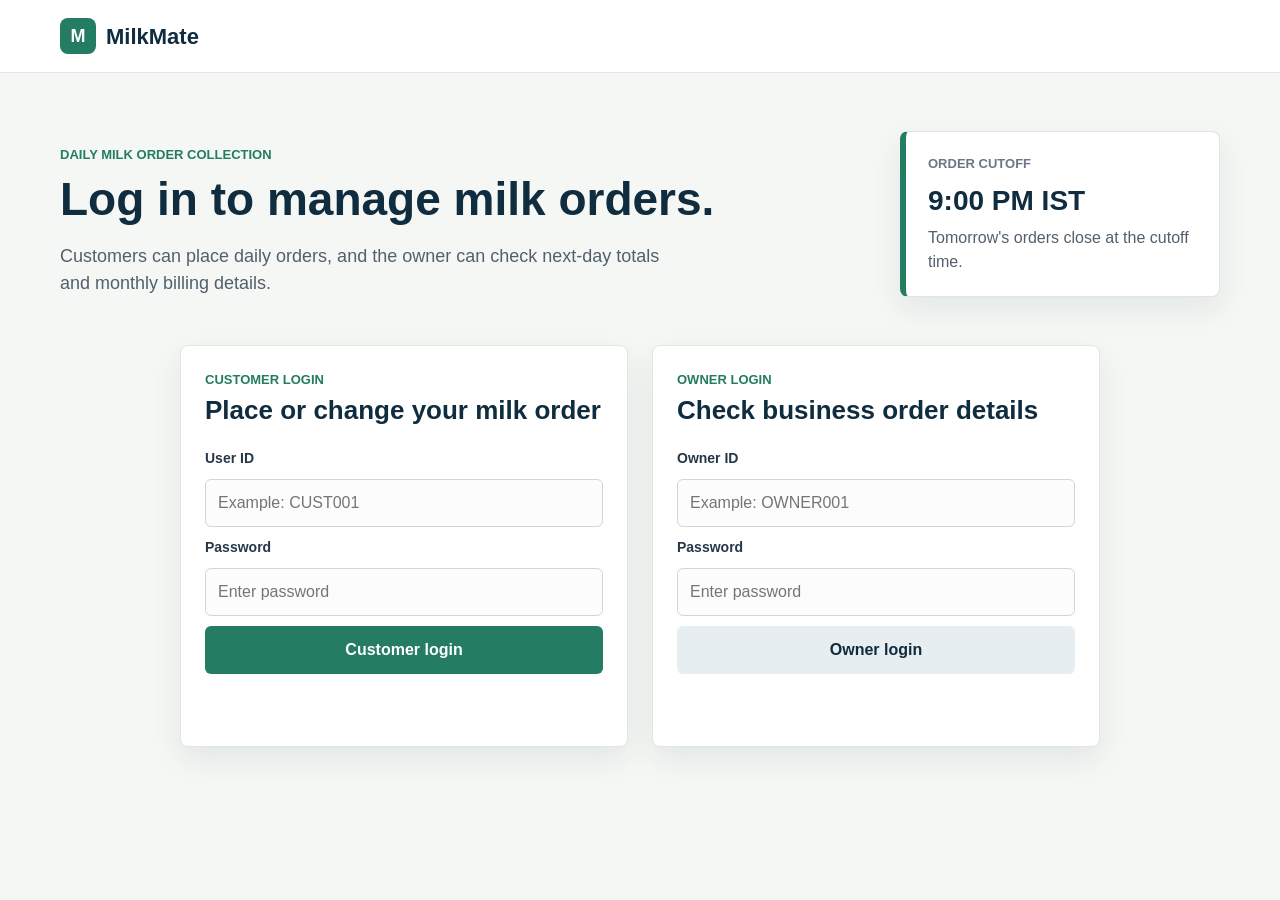
<file: index.html>
<!DOCTYPE html>
<html lang="en">
<head>
  <meta charset="UTF-8" />
  <meta name="viewport" content="width=device-width, initial-scale=1.0" />
  <title>MilkMate Login</title>
  <link rel="stylesheet" href="style.css" />
</head>
<body>
  <header class="app-header">
    <nav class="nav-shell" aria-label="Main navigation">
      <a class="brand" href="index.html">
        <span class="brand-mark" aria-hidden="true">M</span>
        <span>MilkMate</span>
      </a>
    </nav>
  </header>

  <main>
    <section class="hero-section login-hero">
      <div class="hero-content">
        <p class="eyebrow">Daily milk order collection</p>
        <h1>Log in to manage milk orders.</h1>
        <p class="hero-text">
          Customers can place daily orders, and the owner can check next-day totals and monthly billing details.
        </p>
      </div>

      <aside class="status-panel" aria-label="Order cutoff status">
        <p class="panel-label">Order cutoff</p>
        <strong>9:00 PM IST</strong>
        <span>Tomorrow's orders close at the cutoff time.</span>
      </aside>
    </section>

    <section class="login-gateway" aria-label="Login options">
      <article class="login-panel">
        <div class="section-heading">
          <p class="eyebrow">Customer login</p>
          <h2>Place or change your milk order</h2>
        </div>

        <form class="form-stack" id="customer-login-form" autocomplete="off">
          <label for="customer-id">User ID</label>
          <input id="customer-id" name="customerUserId" type="text" placeholder="Example: CUST001" autocomplete="off" required />

          <label for="customer-password">Password</label>
          <input id="customer-password" name="customerPassword" type="password" placeholder="Enter password" autocomplete="new-password" required />

          <button class="primary-button" type="submit">Customer login</button>
          <p class="form-message" id="customer-login-message" role="status"></p>
        </form>
      </article>

      <article class="login-panel">
        <div class="section-heading">
          <p class="eyebrow">Owner login</p>
          <h2>Check business order details</h2>
        </div>

        <form class="form-stack" id="owner-login-form" autocomplete="off">
          <label for="owner-id">Owner ID</label>
          <input id="owner-id" name="ownerUserId" type="text" placeholder="Example: OWNER001" autocomplete="off" required />

          <label for="owner-password">Password</label>
          <input id="owner-password" name="ownerPassword" type="password" placeholder="Enter password" autocomplete="new-password" required />

          <button class="secondary-button" type="submit">Owner login</button>
          <p class="form-message" id="owner-login-message" role="status"></p>
        </form>
      </article>
    </section>
  </main>
  <script src="app-config.js"></script>
  <script src="script.js"></script>
</body>
</html>
</file>
<file: style.css>
* {
  margin: 0;
  padding: 0;
  box-sizing: border-box;
}

html {
  scroll-behavior: smooth;
}

body {
  font-family: Arial, Helvetica, sans-serif;
  color: #18212b;
  background: #f5f7f4;
  line-height: 1.5;
}

a {
  color: inherit;
  text-decoration: none;
}

button,
input,
select {
  font: inherit;
}

button {
  border: 0;
  border-radius: 6px;
  cursor: pointer;
  font-weight: 700;
}

table {
  width: 100%;
  border-collapse: collapse;
}

th,
td {
  padding: 12px;
  border-bottom: 1px solid #dfe7de;
  text-align: left;
}

th {
  color: #102c3f;
  background: #eef7f1;
  font-size: 14px;
}

.app-header {
  position: sticky;
  top: 0;
  z-index: 10;
  background: #ffffff;
  border-bottom: 1px solid #dfe7de;
}

.nav-shell {
  width: min(1160px, 92%);
  min-height: 72px;
  margin: 0 auto;
  display: flex;
  align-items: center;
  justify-content: space-between;
  gap: 24px;
}

.brand {
  display: inline-flex;
  align-items: center;
  gap: 10px;
  color: #102c3f;
  font-size: 22px;
  font-weight: 800;
  white-space: nowrap;
}

.brand-mark {
  width: 36px;
  height: 36px;
  display: grid;
  place-items: center;
  color: #ffffff;
  background: #247c63;
  border-radius: 8px;
  font-size: 18px;
}

.nav-links {
  display: flex;
  align-items: center;
  gap: 24px;
  color: #52606d;
  font-size: 15px;
  font-weight: 700;
}

.nav-links a:hover {
  color: #247c63;
}

.hero-section {
  width: min(1160px, 92%);
  margin: 0 auto;
  padding: 58px 0 34px;
  display: grid;
  grid-template-columns: minmax(0, 1fr) 320px;
  gap: 28px;
  align-items: end;
}

.login-hero {
  padding-bottom: 24px;
}

.hero-content {
  max-width: 720px;
}

.eyebrow {
  color: #247c63;
  font-size: 13px;
  font-weight: 800;
  letter-spacing: 0;
  text-transform: uppercase;
}

.hero-section h1 {
  margin-top: 10px;
  color: #102c3f;
  font-size: 46px;
  line-height: 1.08;
}

.hero-text {
  max-width: 620px;
  margin-top: 18px;
  color: #52606d;
  font-size: 18px;
}

.status-panel,
.login-panel,
.order-panel,
.info-panel,
.rules-section {
  background: #ffffff;
  border: 1px solid #dfe7de;
  border-radius: 8px;
  box-shadow: 0 12px 30px rgba(18, 44, 63, 0.08);
}

.status-panel {
  padding: 22px;
  border-left: 6px solid #247c63;
}

.panel-label,
.summary-label {
  color: #6b7785;
  font-size: 13px;
  font-weight: 800;
  text-transform: uppercase;
}

.status-panel strong {
  display: block;
  margin-top: 6px;
  color: #102c3f;
  font-size: 28px;
}

.status-panel span,
.order-summary span,
.rules-list span {
  display: block;
  margin-top: 4px;
  color: #52606d;
}

.workspace {
  width: min(1160px, 92%);
  margin: 0 auto;
  padding: 24px 0 36px;
  display: grid;
  grid-template-columns: 360px minmax(0, 1fr);
  gap: 24px;
  align-items: start;
}

.single-column {
  grid-template-columns: 1fr;
}

.login-gateway {
  width: min(920px, 92%);
  margin: 0 auto;
  padding: 24px 0 64px;
  display: grid;
  grid-template-columns: repeat(2, minmax(0, 1fr));
  gap: 24px;
}

.page-heading {
  width: min(1160px, 92%);
  margin: 0 auto;
  padding: 46px 0 12px;
}

.page-heading h1 {
  margin-top: 8px;
  color: #102c3f;
  font-size: 38px;
  line-height: 1.12;
}

.page-heading p:last-child {
  max-width: 680px;
  margin-top: 10px;
  color: #52606d;
  font-size: 17px;
}

.login-panel,
.order-panel,
.info-panel,
.rules-section {
  padding: 24px;
}

.section-heading h2,
.info-panel h2 {
  margin-top: 6px;
  color: #102c3f;
  font-size: 26px;
  line-height: 1.2;
}

.form-stack,
.order-grid {
  margin-top: 22px;
}

.form-stack {
  display: grid;
  gap: 10px;
}

label {
  color: #263747;
  font-size: 14px;
  font-weight: 800;
}

input,
select {
  width: 100%;
  min-height: 46px;
  padding: 11px 12px;
  color: #18212b;
  background: #fbfcfb;
  border: 1px solid #cfd9d1;
  border-radius: 6px;
}

input:focus,
select:focus {
  outline: 3px solid rgba(36, 124, 99, 0.18);
  border-color: #247c63;
}

.primary-button,
.secondary-button,
.danger-button {
  min-height: 46px;
  padding: 12px 18px;
}

.primary-button {
  color: #ffffff;
  background: #247c63;
}

.primary-button:hover {
  background: #1d6651;
}

.secondary-button {
  color: #102c3f;
  background: #e7eef1;
}

.secondary-button:hover {
  background: #d8e4e9;
}

.danger-button {
  color: #ffffff;
  background: #b33a3a;
}

.danger-button:hover {
  background: #942f2f;
}

.order-grid {
  display: grid;
  grid-template-columns: repeat(3, minmax(0, 1fr));
  gap: 16px;
}

.field {
  display: grid;
  gap: 8px;
}

.rate-box {
  grid-column: 1 / -1;
  display: flex;
  align-items: center;
  justify-content: space-between;
  gap: 16px;
  padding: 16px;
  background: #eef7f1;
  border: 1px solid #cce3d4;
  border-radius: 8px;
}

.rate-box span {
  color: #52606d;
  font-weight: 700;
}

.rate-box strong {
  color: #102c3f;
  font-size: 24px;
}

.order-summary {
  margin-top: 18px;
  padding: 18px;
  background: #f7f9fb;
  border: 1px solid #dce5ea;
  border-radius: 8px;
}

.order-summary strong {
  display: block;
  margin-top: 5px;
  color: #102c3f;
  font-size: 20px;
}

.action-row {
  margin-top: 18px;
  display: flex;
  flex-wrap: wrap;
  gap: 12px;
}

.form-message {
  min-height: 24px;
  margin-top: 14px;
  color: #52606d;
  font-weight: 700;
}

.form-message.success {
  color: #247c63;
}

.form-message.error {
  color: #b33a3a;
}

.form-message.info {
  color: #102c3f;
}

.info-grid {
  width: min(1160px, 92%);
  margin: 0 auto;
  padding: 18px 0 36px;
  display: grid;
  grid-template-columns: repeat(2, minmax(0, 1fr));
  gap: 24px;
}

.owner-stats {
  width: min(1160px, 92%);
  margin: 0 auto;
  padding: 24px 0 12px;
  display: grid;
  grid-template-columns: repeat(3, minmax(0, 1fr));
  gap: 16px;
}

.owner-stats article {
  padding: 20px;
  background: #ffffff;
  border: 1px solid #dfe7de;
  border-radius: 8px;
  box-shadow: 0 12px 30px rgba(18, 44, 63, 0.08);
}

.owner-stats span {
  display: block;
  color: #52606d;
  font-weight: 700;
}

.owner-stats strong {
  display: block;
  margin-top: 8px;
  color: #102c3f;
  font-size: 30px;
}

.table-wrap {
  margin-top: 18px;
  overflow-x: auto;
}

.info-panel ul {
  margin-top: 16px;
  padding-left: 20px;
  color: #52606d;
}

.info-panel li + li {
  margin-top: 8px;
}

.rules-section {
  width: min(1160px, 92%);
  margin: 0 auto 64px;
}

.rules-list {
  margin-top: 20px;
  display: grid;
  grid-template-columns: repeat(3, minmax(0, 1fr));
  gap: 16px;
}

.rules-list div {
  min-height: 120px;
  padding: 16px;
  background: #fbfcfb;
  border: 1px solid #dfe7de;
  border-radius: 8px;
}

.rules-list strong {
  display: block;
  color: #102c3f;
  font-size: 17px;
}

.owner-management {
  margin-top: 20px;
  display: grid;
  gap: 22px;
}

.customer-form {
  display: grid;
  grid-template-columns: repeat(5, minmax(0, 1fr));
  gap: 16px;
}

.bill-form {
  margin-top: 20px;
  display: grid;
  grid-template-columns: repeat(3, minmax(0, 1fr));
  gap: 16px;
}

.bill-form .action-row,
.bill-form .form-message {
  grid-column: 1 / -1;
}

.customer-form .action-row,
.customer-form .form-message {
  grid-column: 1 / -1;
}

#customers-body tr {
  cursor: pointer;
}

#customers-body tr:hover {
  background: #f7f9fb;
}

@media (max-width: 920px) {
  .hero-section,
  .workspace,
  .login-gateway,
  .owner-stats {
    grid-template-columns: 1fr;
  }

  .hero-section h1 {
    font-size: 38px;
  }

  .order-grid,
  .customer-form,
  .bill-form,
  .rules-list {
    grid-template-columns: 1fr;
  }
}

@media (max-width: 640px) {
  .nav-shell {
    min-height: auto;
    padding: 16px 0;
    align-items: flex-start;
    flex-direction: column;
  }

  .nav-links {
    width: 100%;
    justify-content: space-between;
    gap: 12px;
  }

  .hero-section {
    padding-top: 38px;
  }

  .hero-section h1 {
    font-size: 31px;
  }

  .hero-text {
    font-size: 16px;
  }

  .login-panel,
  .order-panel,
  .info-panel,
  .rules-section {
    padding: 18px;
  }

  .info-grid {
    grid-template-columns: 1fr;
  }

  .rate-box,
  .action-row {
    align-items: stretch;
    flex-direction: column;
  }

  .primary-button,
  .secondary-button,
  .danger-button {
    width: 100%;
  }
}
</file>
